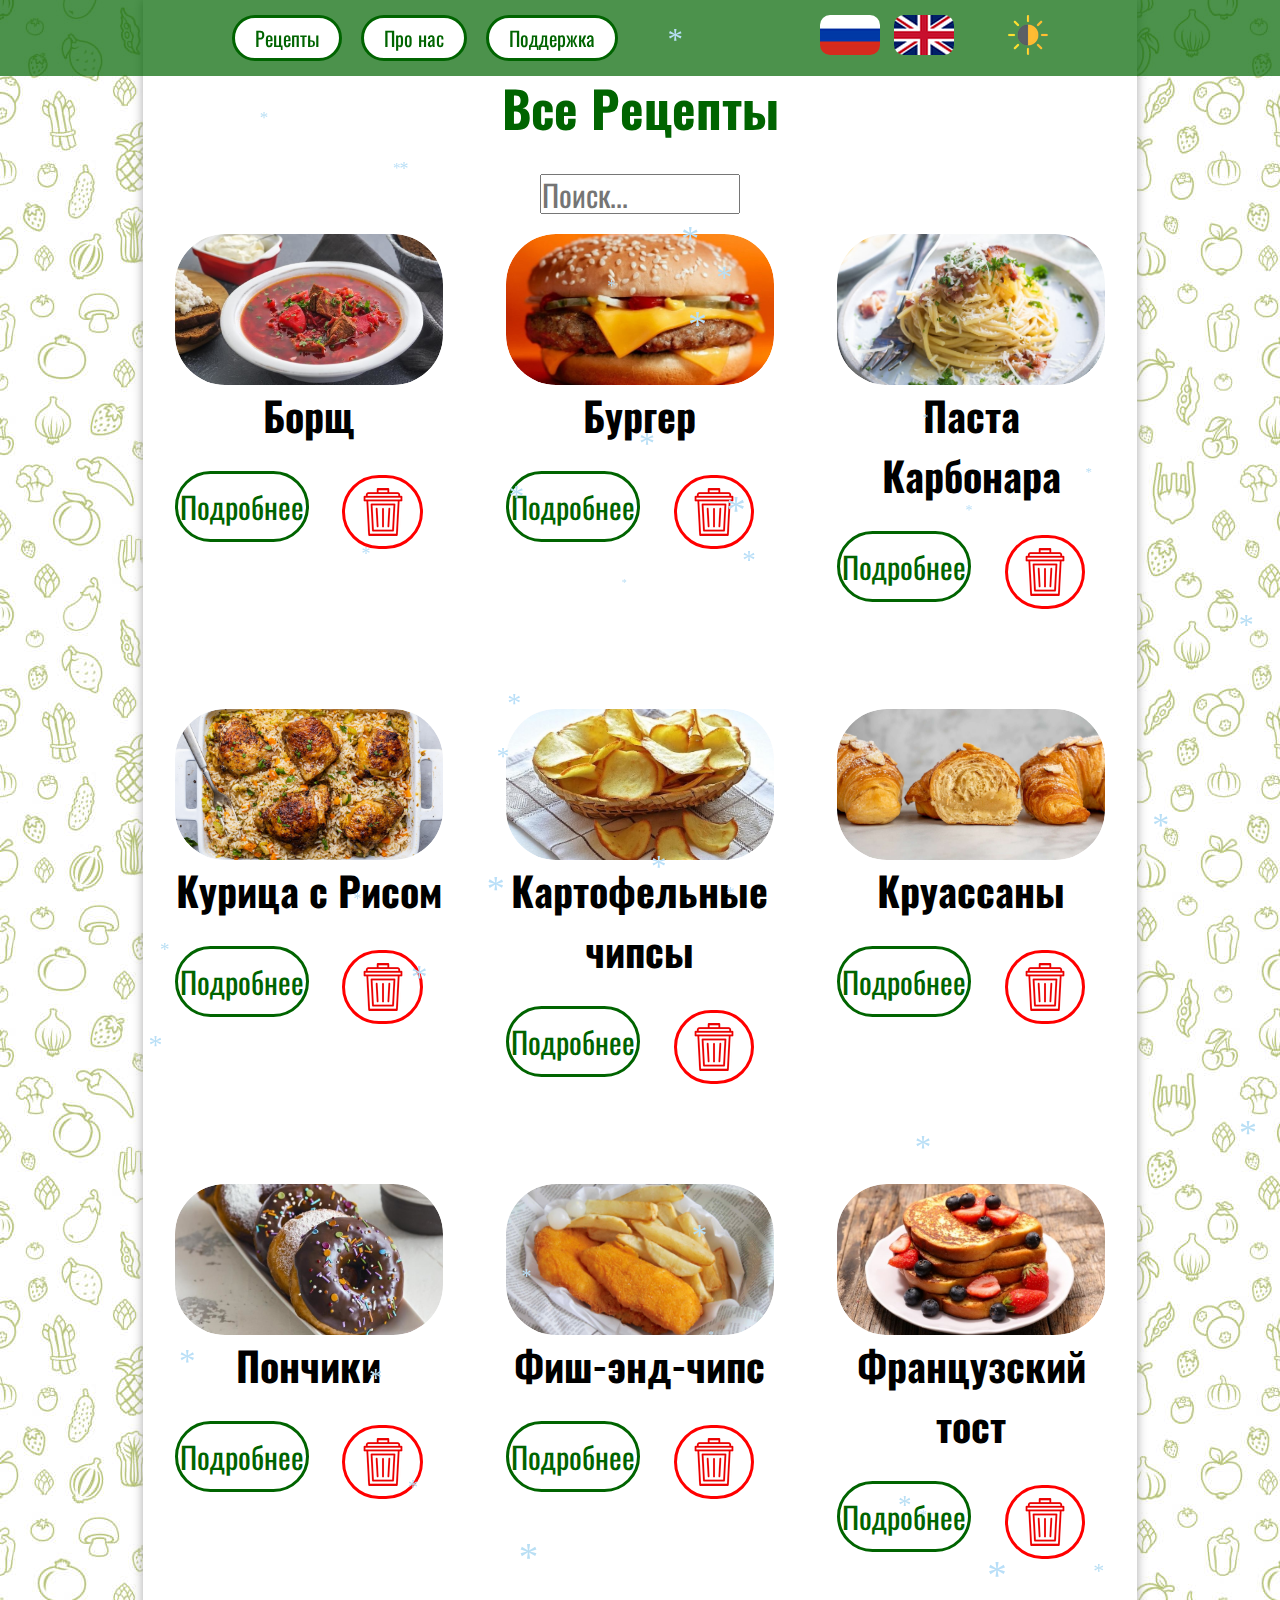
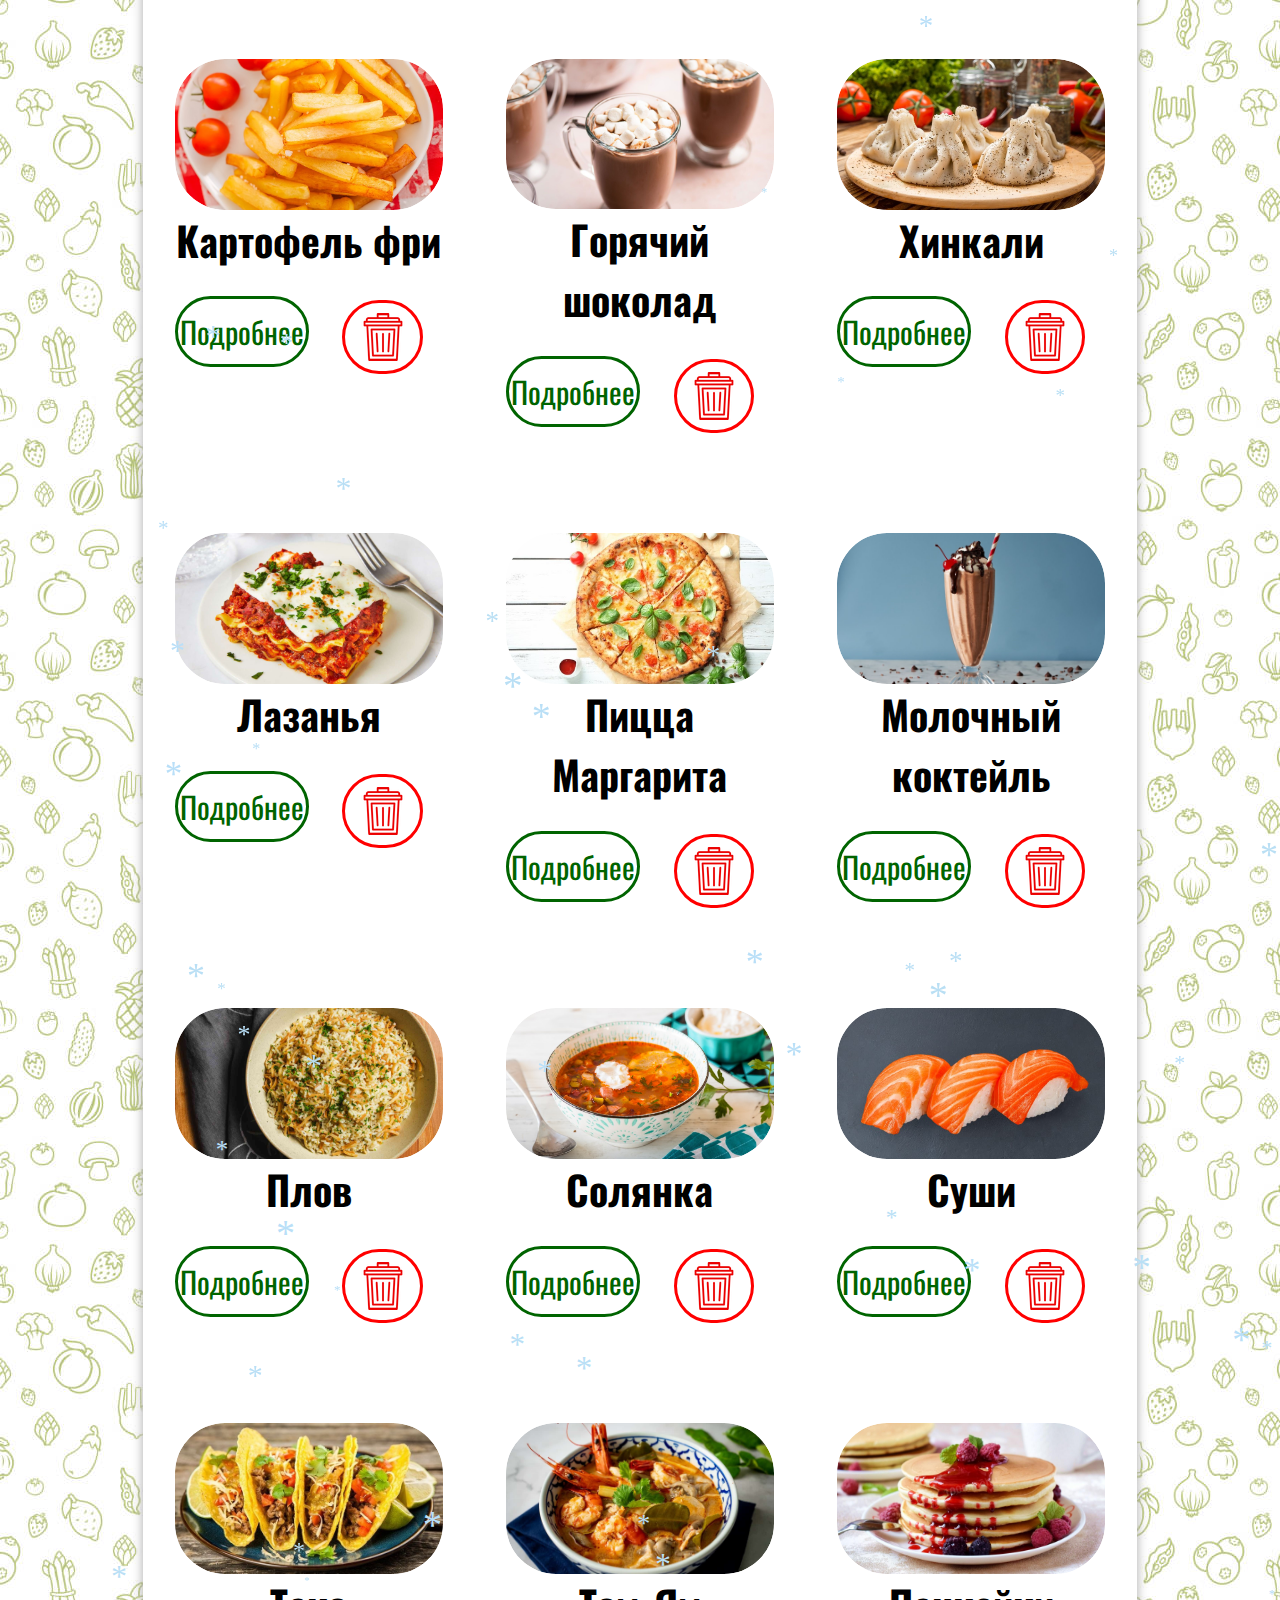
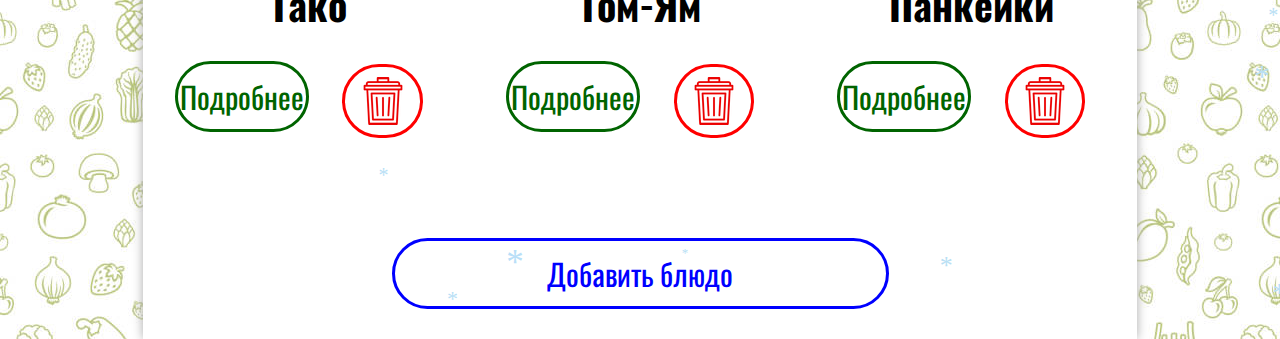
<file: index.html>
<!DOCTYPE html>
<html lang="en">
<head>
    <meta charset="UTF-8">
    <meta http-equiv="X-UA-Compatible" content="IE=edge">
    <meta name="viewport" content="width=device-width, initial-scale=1.0">
    <link rel="stylesheet" href="css/style.css">
    <title>BookOfRecipes</title>
</head>
<body >
    <div class="panel">
        <div class="container">
            <div class="flex">
                <div class="buttons">
                    <a href="index.html">Рецепты</a>
                    <a href="aboutUs.html">Про нас</a>
                    <a href="support.html">Поддержка</a>
                </div>
                <div class="languages">
                    <a href="index.html"><img src="img/russia.png" alt=""></a>
                    <a href="english/index-eng.html"><img src="img/UK.png" alt=""></a>
                    <img src="img/brightness.png" class="themeChange" onclick="changeTheme()">
                </div>
            </div>
        </div>
    </div>
    <div class="wrap">
        <div class="container">
            <div class="white-bg">
                <h1>Все Рецепты</h1>
                <div class="input"><input type="text" id="inputSearch" placeholder="Поиск..." title="НАПИШИТЕ НАЗВАНИЕ БЛЮДА"></div>
                <div class="flex recipes" id="recipesList">  
                 </div>
 
                 <a href="addRecipe.html" class="addRecipe">Добавить блюдо</a>


            </div>
        </div>
    </div>


<script src="data.js"></script>
<script src="script.js"></script>
<script>recipesList();</script>
    
</body>
</html>
</file>
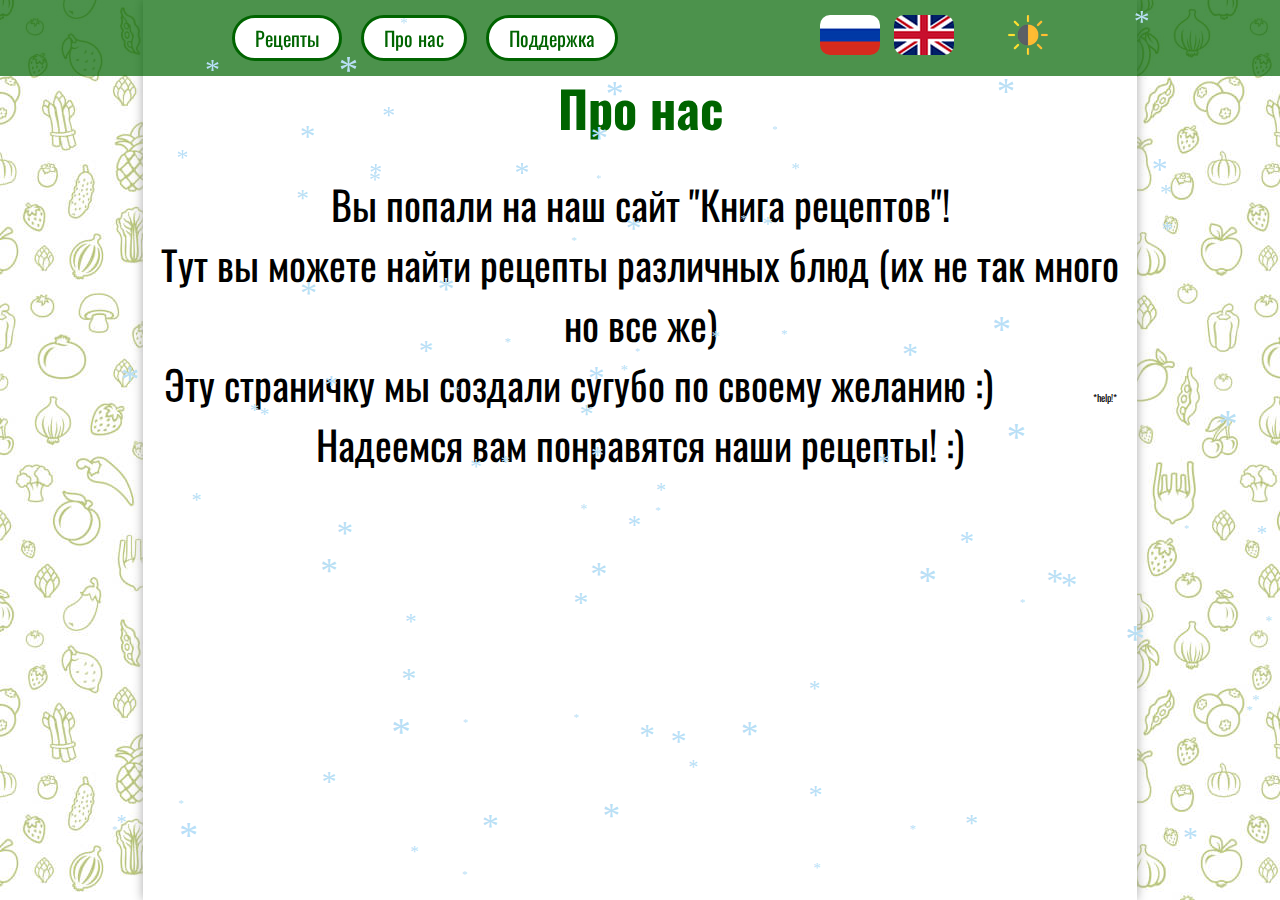
<file: aboutUs.html>
<!DOCTYPE html>
<html lang="en">
<head>
    <meta charset="UTF-8">
    <meta http-equiv="X-UA-Compatible" content="IE=edge">
    <meta name="viewport" content="width=device-width, initial-scale=1.0">
    <link rel="stylesheet" href="css/style.css">
    <title>BookOfRecipes</title>
</head>
<body>
    <div class="panel">
        <div class="container">
            <div class="flex">
                <div class="buttons">
                    <a href="index.html">Рецепты</a>
                    <a href="aboutUs.html">Про нас</a>
                    <a href="support.html">Поддержка</a>
                </div>
                <div class="languages">
                    <a href=""><img src="img/russia.png" alt=""></a>
                    <a href="english/aboutUs-eng.html"><img src="img/UK.png" alt=""></a>
                    <img src="img/brightness.png" class="themeChange" onclick="changeTheme()">
                </div>
            </div>
        </div>
    </div>
    <div class="wrap">
        <div class="container">
            <div class="white-bg">
                <h1>Про нас</h1>
                <p>Вы попали на наш сайт "Книга рецептов"!</p>
                <p>Тут вы можете найти рецепты различных блюд (их не так много но все же)</p>
                <p>Эту страничку мы создали сугубо по своему желанию :)<span>*help!*</span></p>
                <p>Надеемся вам понравятся наши рецепты! :)</p>
            </div>
        </div>
    </div>


<script src="script.js"></script>


    
</body>
</html>
</file>
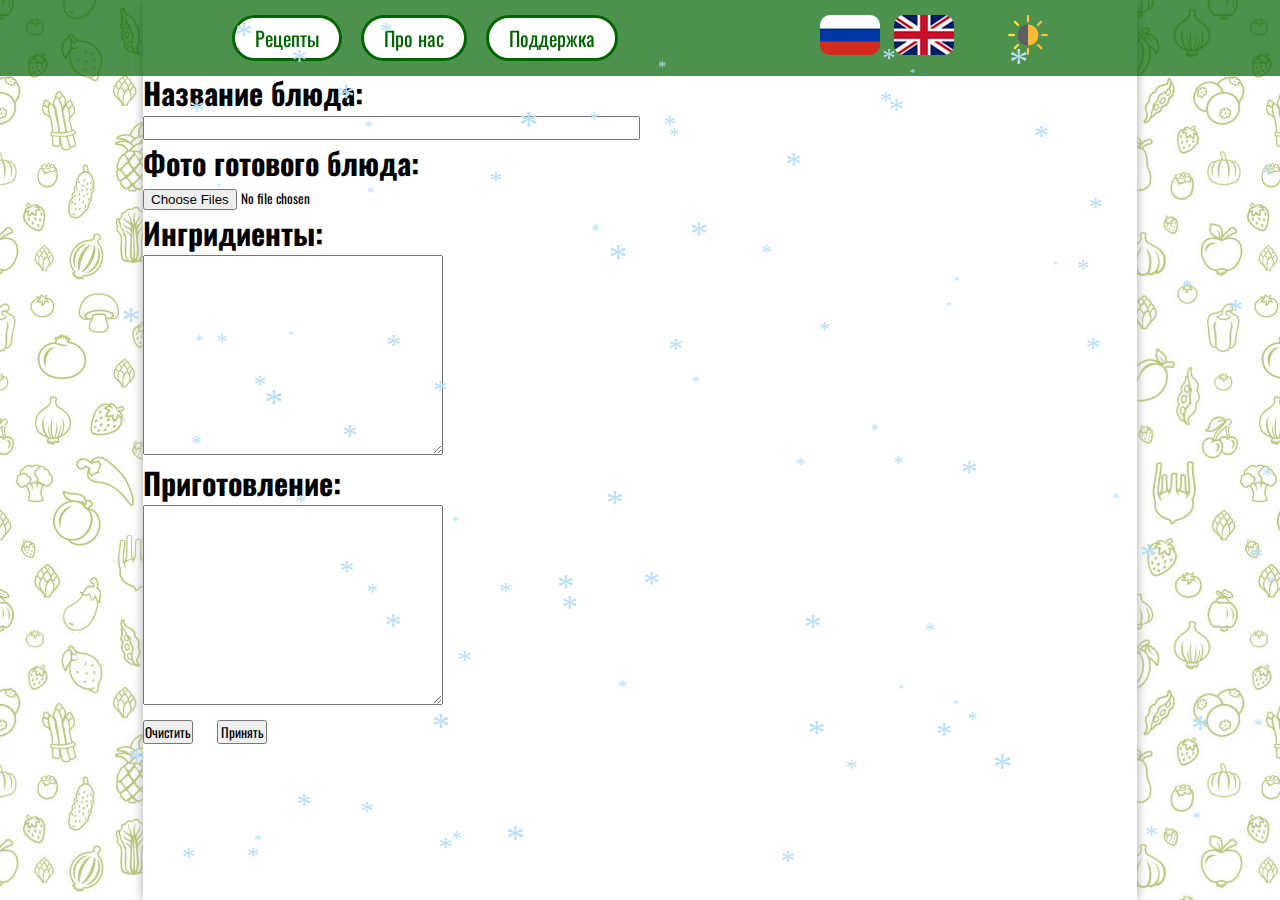
<file: addRecipe.html>
<!DOCTYPE html>
<html lang="en">
<head>
    <meta charset="UTF-8">
    <meta http-equiv="X-UA-Compatible" content="IE=edge">
    <meta name="viewport" content="width=device-width, initial-scale=1.0">
    <link rel="stylesheet" href="css/style.css">
    <title>BookOfRecipes</title>
</head>
<body>
    <div class="panel">
        <div class="container">
            <div class="flex">
                <div class="buttons">
                    <a href="index.html">Рецепты</a>
                    <a href="aboutUs.html">Про нас</a>
                    <a href="support.html">Поддержка</a>
                </div>
                <div class="languages">
                    <a href="recipe.html"><img src="img/russia.png" alt=""></a>
                    <a href="english/recipe-eng.html"><img src="img/UK.png" alt=""></a>
                    <img src="img/brightness.png" class="themeChange" onclick="changeTheme()">
                </div>
            </div>
        </div>
    </div>
    <div class="wrap">
        <div class="container">
            <div class="white-bg" id="recipeContent">
            <div class="add">
                <form action="#" method="get" >
                    <h3 class="name">Название блюда:</h3>
                    <input type="text" >
                    <h3 class="name">Фото готового блюда:</h3>
                    <input type="file" multiple accept="image/*">
                    <h3 class="name">Ингридиенты:</h3>
                    <textarea name="comment"></textarea>
                    <h3 class="name">Приготовление:</h3>
                    <textarea name="comment"></textarea><br>
                    <button type="reset">Очистить</button>
                    <button type="submit"><a href="index.html" class="add">Принять</button></a>
                </form>
            </div>
            </div>
        </div>
    </div>



    <script src="data.js"></script>
    <script src="script.js"></script>
    
</body>
</html>
</file>
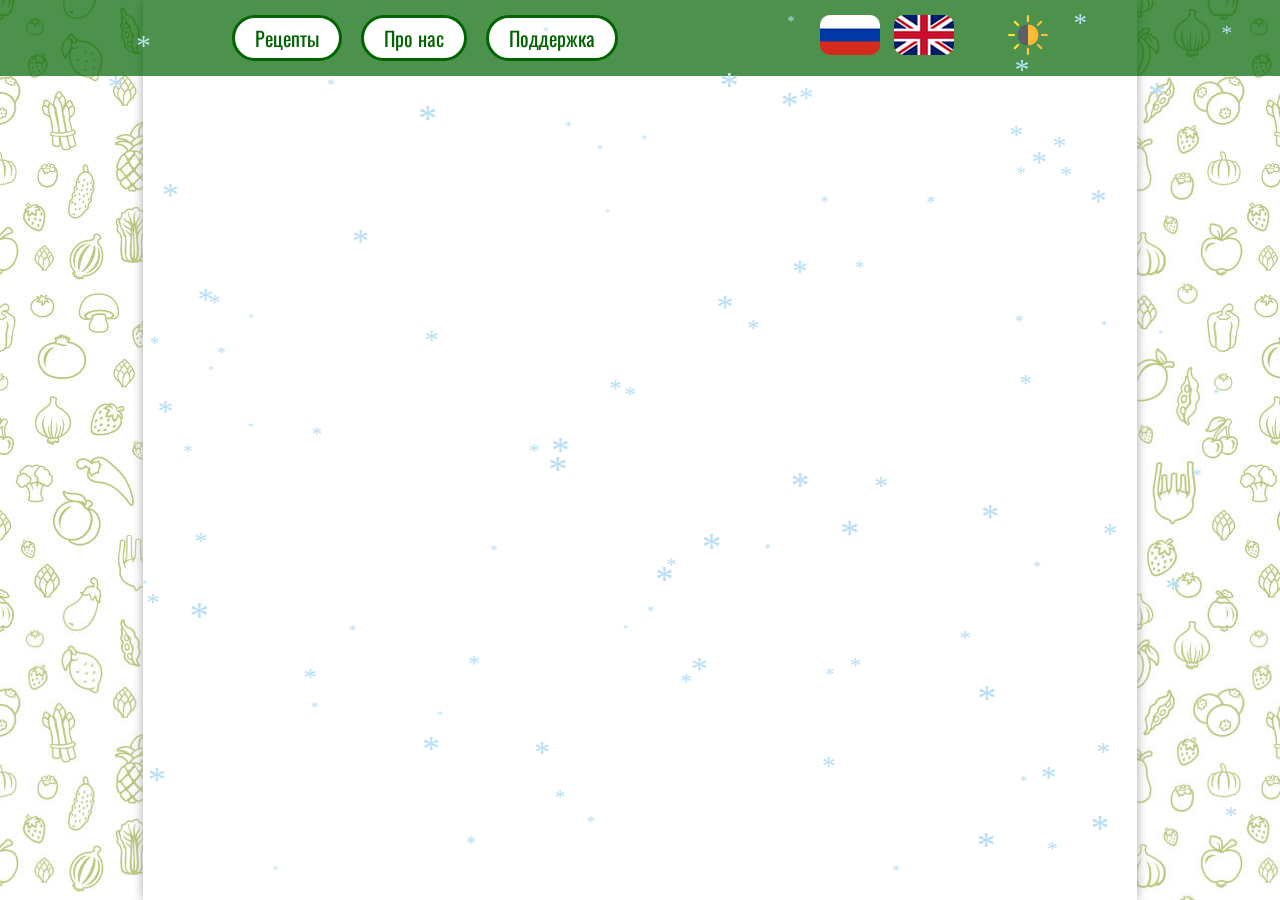
<file: recipe.html>
<!DOCTYPE html>
<html lang="en">
<head>
    <meta charset="UTF-8">
    <meta http-equiv="X-UA-Compatible" content="IE=edge">
    <meta name="viewport" content="width=device-width, initial-scale=1.0">
    <link rel="stylesheet" href="css/style.css">
    <title>BookOfRecipes</title>
</head>
<body>
    <div class="panel">
        <div class="container">
            <div class="flex">
                <div class="buttons">
                    <a href="index.html">Рецепты</a>
                    <a href="aboutUs.html">Про нас</a>
                    <a href="support.html">Поддержка</a>
                </div>
                <div class="languages">
                    <a href="recipe.html" id="ruflag"><img src="img/russia.png" alt=""></a>
                    <a href="english/recipe-eng.html" id="enflag"><img src="img/UK.png" alt=""></a>
                    <img src="img/brightness.png" class="themeChange" onclick="changeTheme()">
                </div>
            </div>
        </div>
    </div>
    <div class="wrap">
        <div class="container">
            <div class="white-bg" id="recipeContent">
                
            </div>
        </div>
    </div>



    <script src="data.js"></script>
    <script src="script.js"></script>
    <script>
        let id = getParam('id');
        recipeInfo(id)
    </script>
</body>
</html>
</file>
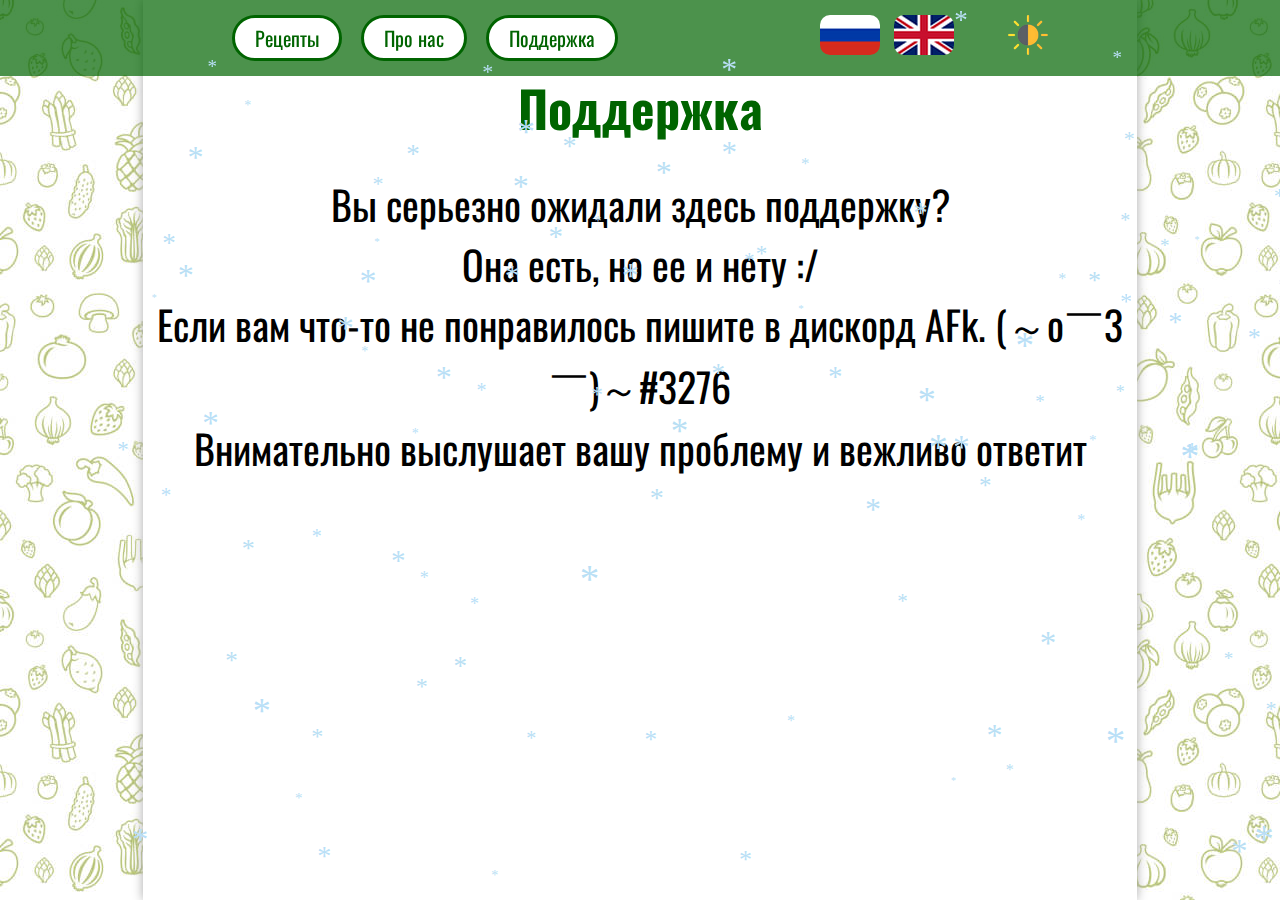
<file: support.html>
<!DOCTYPE html>
<html lang="en">
<head>
    <meta charset="UTF-8">
    <meta http-equiv="X-UA-Compatible" content="IE=edge">
    <meta name="viewport" content="width=device-width, initial-scale=1.0">
    <link rel="stylesheet" href="css/style.css">
    <title>BookOfRecipes</title>
</head>
<body>
    <div class="panel">
        <div class="container">
            <div class="flex">
                <div class="buttons">
                    <a href="index.html">Рецепты</a>
                    <a href="aboutUs.html">Про нас</a>
                    <a href="support.html">Поддержка</a>
                </div>
                <div class="languages">
                    <a href="support.html"><img src="img/russia.png" alt=""></a>
                    <a href="english/support-eng.html"><img src="img/UK.png" alt=""></a>
                    <img src="img/brightness.png" class="themeChange" onclick="changeTheme()">
                </div>
            </div>
        </div>
    </div>
    <div class="wrap">
        <div class="container">
            <div class="white-bg">
                <h1>Поддержка</h1>
                <p>Вы серьезно ожидали здесь поддержку?</p>
                <p>Она есть, но ее и нету :/</p>
                <p>Если вам что-то не понравилось пишите в дискорд AFk.   (～o￣3￣)～#3276</p>
                <p>Внимательно выслушает вашу проблему и вежливо ответит</p>
            </div>
        </div>
    </div>




    <script src="script.js"></script>
    
</body>
</html>
</file>
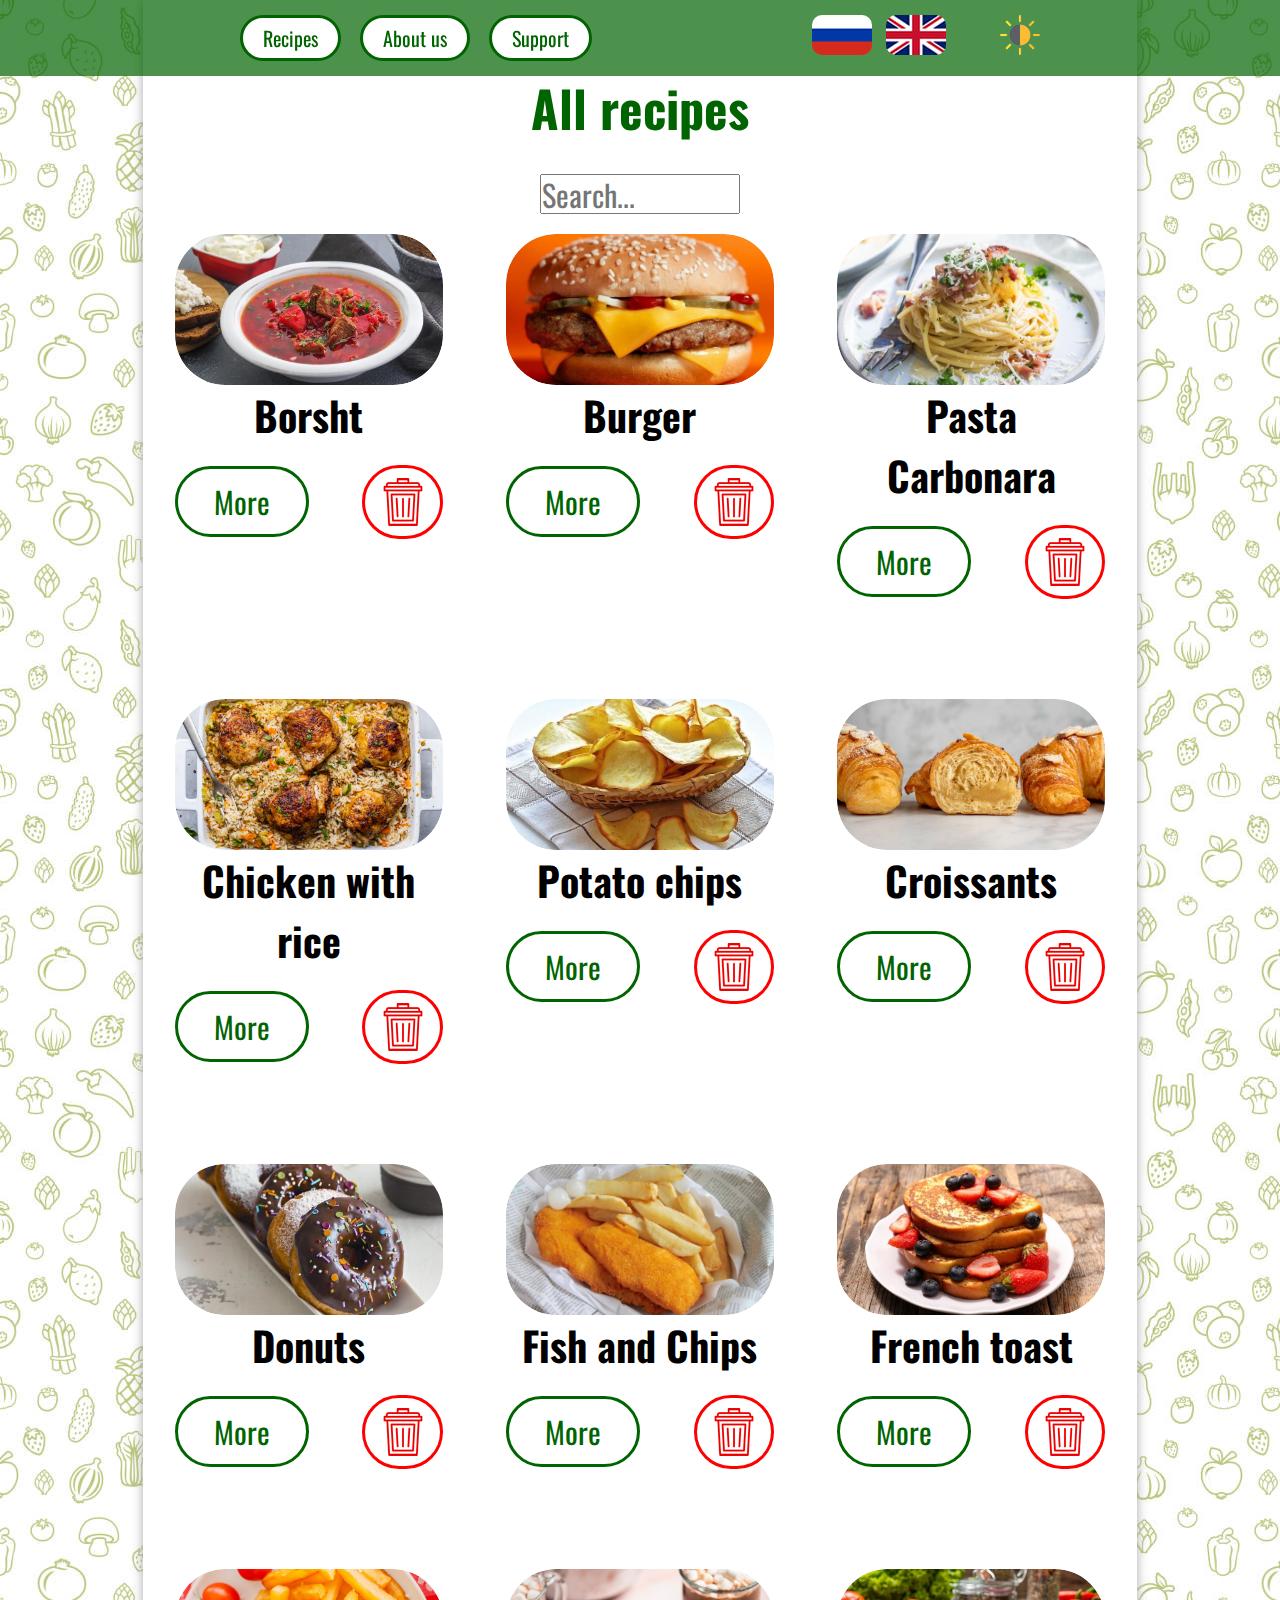
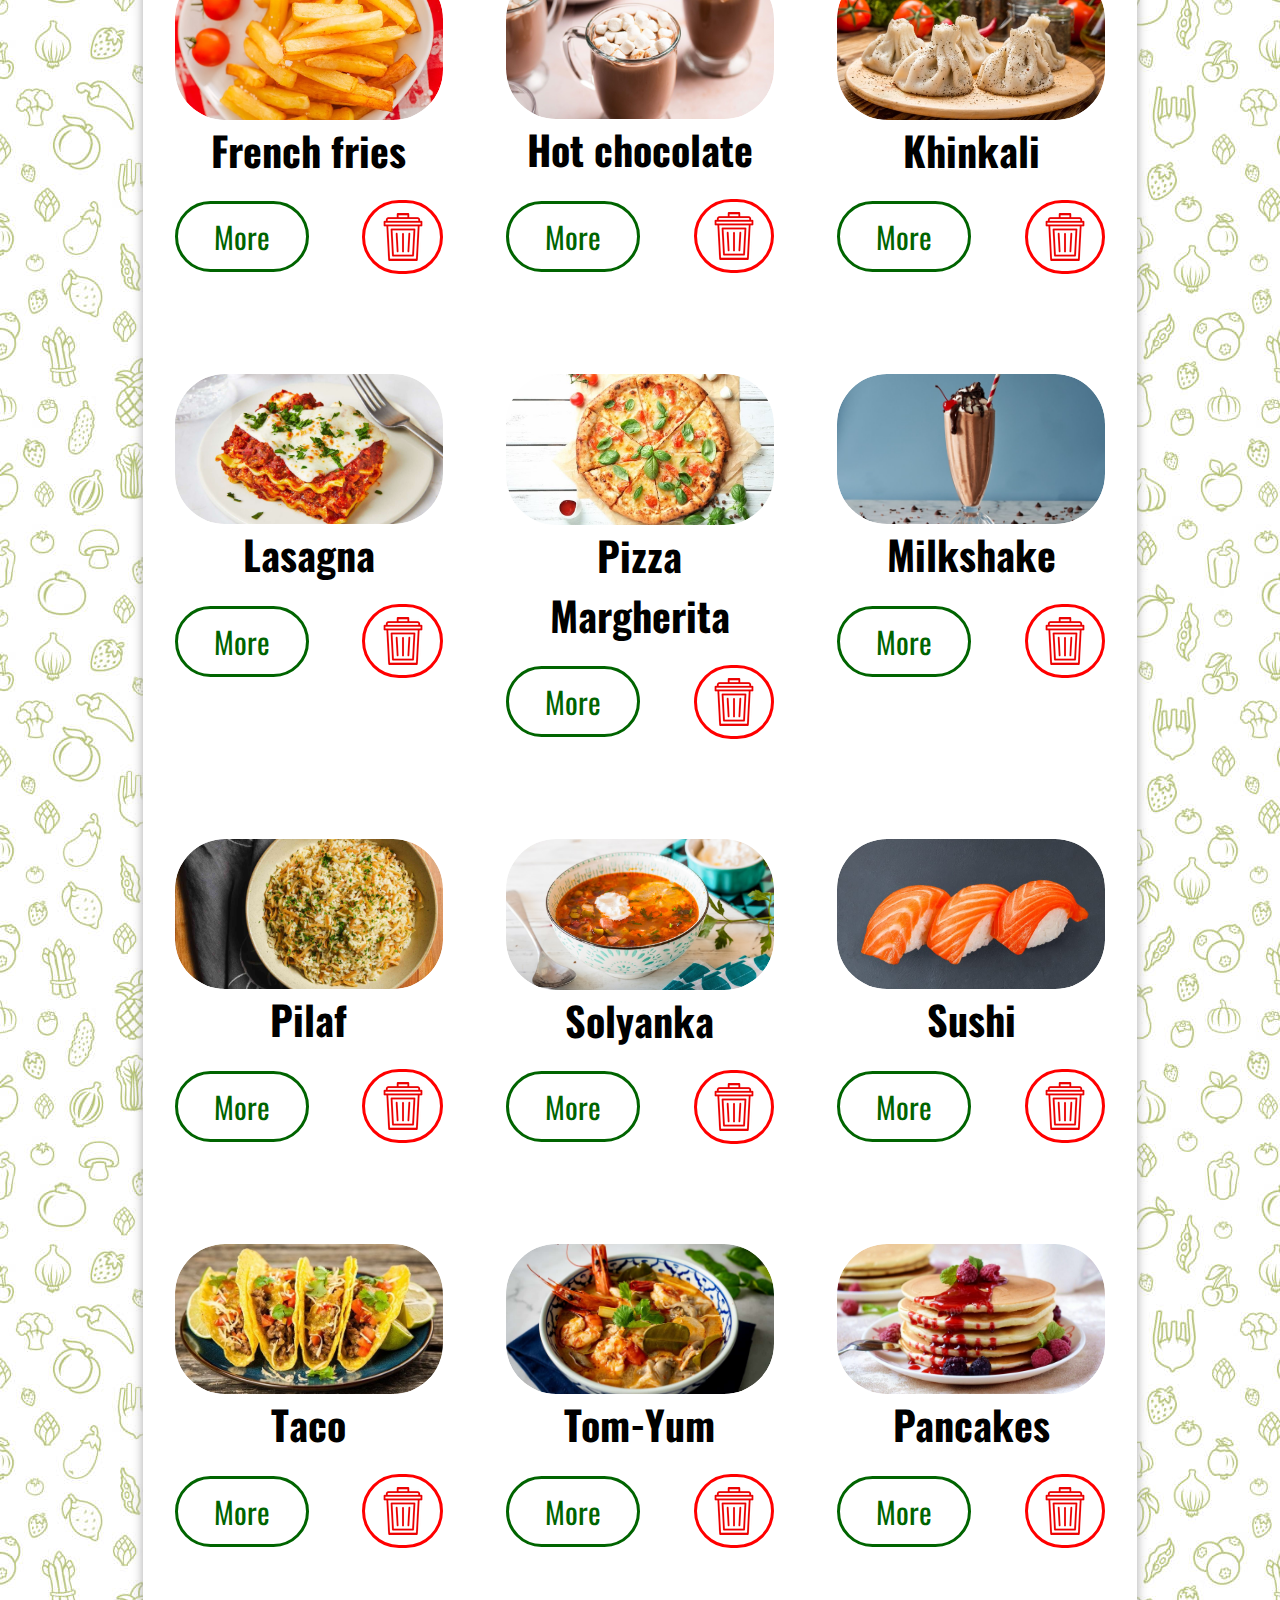
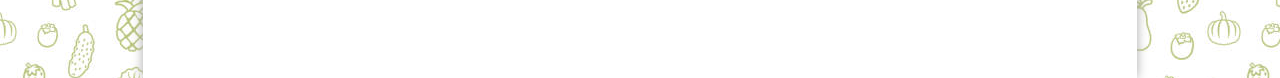
<file: english/index-eng.html>
<!DOCTYPE html>
<html lang="en">
<head>
    <meta charset="UTF-8">
    <meta http-equiv="X-UA-Compatible" content="IE=edge">
    <meta name="viewport" content="width=device-width, initial-scale=1.0">
    <link rel="stylesheet" href="../css/style.css">
    <title>BookOfRecipes</title>
</head>
<body >
    <div class="panel">
        <div class="container">
            <div class="flex">
                <div class="buttons">
                    <a href="index-eng.html">Recipes</a>
                    <a href="aboutUs-eng.html">About us</a>
                    <a href="support-eng.html">Support</a>
                </div>
                <div class="languages">
                    <a href="../index.html"><img src="../img/russia.png" alt=""></a>
                    <a href="index-eng.html"><img src="../img/UK.png" alt=""></a>
                    <img src="../img/brightness.png" class="themeChange" onclick="changeTheme()">
                </div>
            </div>
        </div>
    </div>
    <div class="wrap">
        <div class="container">
            <div class="white-bg">
                <h1>All recipes</h1>
                <div class="input"><input type="text" id="inputSearch" placeholder="Search..." title="TYPING FOOD NAME..."></div>
               
            

                 <div class="flex recipes" id="recipesList">
                    
                 </div>
            </div>
        </div>
    </div>


<script src="data-eng.js"></script>
<script src="script-eng.js"></script>
<script>recipesList();</script>
    
</body>
</html>
</file>
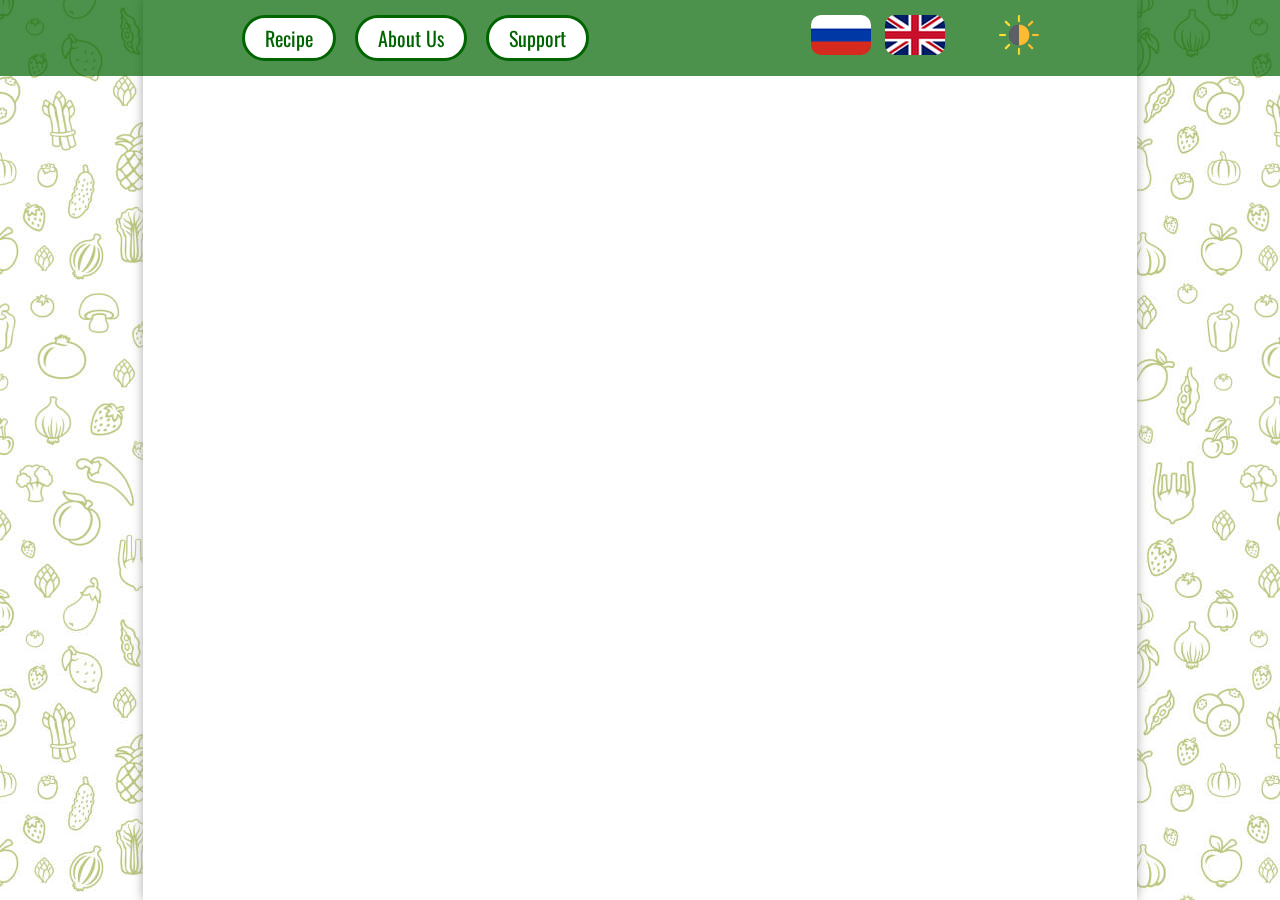
<file: english/recipe-eng.html>
<!DOCTYPE html>
<html lang="en">
<head>
    <meta charset="UTF-8">
    <meta http-equiv="X-UA-Compatible" content="IE=edge">
    <meta name="viewport" content="width=device-width, initial-scale=1.0">
    <link rel="stylesheet" href="../css/style.css">
    <title>BookOfRecipes</title>
</head>
<body>
    <div class="panel">
        <div class="container">
            <div class="flex">
                <div class="buttons">
                    <a href="index-eng.html">Recipe</a>
                    <a href="aboutUs-eng.html">About Us</a>
                    <a href="support-eng.html">Support</a>
                </div>
                <div class="languages">
                    <a href="../recipe.html" id="ruflag"><img src="../img/russia.png" alt=""></a>
                    <a href="recipe-eng.html" id="enflag" ><img src="../img/UK.png" alt=""></a>
                    <img src="../img/brightness.png" class="themeChange" onclick="changeTheme()">
                </div>
            </div>
        </div>
    </div>
    <div class="wrap">
        <div class="container">
            <div class="white-bg" id="recipeContent">
                
            </div>
        </div>
    </div>



    <script src="data-eng.js"></script>
    <script src="script-eng.js"></script>
    <script>
        let id = getParam('id');
        recipeInfo(id)
    </script>
</body>
</html>
</file>
<file: css/style.css>
@font-face {
    font-family: Oswl;
    src: url(../fonts/Oswald-VariableFont_wght.ttf);
}
* {
	margin: 0;
	padding: 0;
	box-sizing: border-box;
	font-family: Oswl;
	transition: 0.3s;
}
::-webkit-scrollbar {
	width: 0;
}
body {
	background: url(../img/backbg.jpg);
}
.panel {
	background: rgba(0, 100, 0, 0.7);
	padding: 15px 0;
	position: fixed;
	top: 0;
	width: 100%;
}
.container {
	width: 1600px;
	margin: 0 auto;
}
.flex {
	display: flex;
	justify-content: space-around;
}
.languages img {
	border-radius: 10px;
	display: inline-block;
}
.languages a {
	margin-left: 10px;
}
.themeChange {
	margin-left: 50px;
	cursor: pointer;
}
.buttons a {
	margin-right: 15px;
	padding: 5px 20px;
	display: inline-block;
	font-size: 20px;
	text-decoration: none;
	color: darkgreen;
	border: solid darkgreen 3px;
	border-radius: 40px;
	background: white;
}
h1 {
	color: darkgreen;
	font-size: 50px;
	text-align: center;
	margin-bottom: 30px;
}
.white-bg {
	background: white;
	padding: 30px 0;
	padding-top: 70px;
	min-height: 100vh;
	box-shadow: 0px 0px 10px darkgray;
}
.dark .white-bg {
	box-shadow: 0px 0px 10px black;
}
.dark {
	background: url(../img/darkbackbg.jpg);
}
.dark .white-bg {
	background: rgb(33, 68, 0);
}
.dark h1 {
	color: white;
}
.dark .moreInfo {
	background: none;
	border: solid lime 3px;
	color: lime;
}
.dark .delete {
	background: none;
}
.dark h2 {
	color: white;
}
.dark .moreInfo:hover {
	box-shadow: 0px 0px 10px 3px lime;
}
.dark p {
	color: white;
}
.dark li {
	color: white;
}
.dark h3 {
	color: white;
}
.dark .buttons a{
	background: black;
	border: solid lime 3px;
	color: lime;
}
.dark .buttons a:hover{
	background: lime;
	border: solid black 3px;
	color: black;
}
.recipe-item {
	width: 30%;
	padding: 0 15px;
	margin-bottom: 100px;
}
.recipes {
	flex-wrap: wrap;
}
.info img {
	max-width: 100%;
	display: block;
	border-radius: 50px;
}
.info-buttons {
	display: flex;
	justify-content: space-between;
	align-items: center;
}
.moreInfo {
	width: 50%;
	padding: 10px 0;
	border: solid darkgreen 3px;
	border-radius: 50px;
	display: flex;
	justify-content: center;
	align-items: center;
	text-decoration: none;
	color: darkgreen;
	font-size: 30px;
	background: white;
}
h2 {
	font-size: 40px;
	text-align: center;
	margin-bottom: 20px;
}
.delete { 
	border-radius: 50px;
	border: solid red 3px;
	width: 30%;
	padding: 10px 0;
	display: inline-block;
	background: white;
	cursor: pointer;

}
.delete img {
	border-radius: 0;
	margin: 0 auto;
}
p {
	text-align: center;
	font-size: 40px;
}
span {
	font-size: 10px;
	margin-left: 100px;
}
.ingredients {
	width: 45%;
	margin-right: 30px;

}
ul {
	margin-bottom: 20px;
}
li {
	font-size: 20px;
	margin-left: 40px;
}
.recipeImg {
	width: 50%;
	padding: 0 30px;
	padding-top: 50px;
}
.recipeImg img {
	max-width: 100%;
	border-radius: 70px;
}
h3 {
	color: darkgreen;
	font-size: 40px;
	text-align: center;
	margin: 30px 0;
}
.ingredients h3 {
	margin: 0;
	color: darkgreen;
}

.dark .ingredients h3 {
	color: white;
}
.cooking p {
	font-size: 25px;
	text-align: center;
	margin: 5px 30px;
}
.cooking {
	width: 100%;
	display: flex;
	justify-content: center;
	align-items: center;
	flex-direction: column;
}
.flex.recipe {
	flex-wrap: wrap;
}
.flex.cats {
	flex-wrap: wrap;
	margin-bottom: 30px;
	justify-content: start;
	list-style: none;
}

@media screen and (max-width: 1600px) {
	.container { width: 80%;
				padding: 0 15px;}
}
.recipeImage:hover img {
	transform: scale(1.3);
}
@media screen and (max-width: 1200px) {
	h2 {
		font-size: 25px;
	}
	.moreInfo {
		font-size: 20px;
	}

	.info img {
		border-radius: 30px;
	}
	.delete img {
		width: 30px;
		height: 30px;
		border-radius: 0px;
	}
	li {
		font-size: 15px;
	}
}
@media screen and (max-width: 900px) {
	.recipe-item {
		width: 50%;
	}
	.moreInfo {
		font-size: 35px;
	}
	.delete img {
		width: 48px;
		height: 48px;
		border-radius: 0px;
	}
	li {
		font-size: 13px;
	}
	h3 {
		font-size: 25px;
	}
	.cooking p {
		font-size: 15px;
	}
	
}
@media screen and (max-width: 850px) {
	h1 {
		font-size: 30px;
	}
	h2 {
		font-size: 20px;
	}
	.moreInfo {
		font-size: 20px;
	}
	.delete img {
		width: 30px;
		height: 30px;
	}
}
@media screen and (max-width: 768px) {
	.buttons a {
		font-size: 15px;
		margin-right: 5px;
	}
	.languages img {
		width: 48px;
		height: 32px;
	}
	p {
		font-size: 30px;
	}
}
@media screen and (max-width: 640px) {
	.recipe-item {
		width: 100%;
	}

	.buttons a {
		font-size: 10px;
		margin-right: 5px;
		padding: 3px 10px;
		border: solid darkgreen 2px;
	}
	.languages img {
		width: 24px;
		height: 16px;
		border-radius: 5px;
	}

	.ingredients {
		width: 100%;
		margin: 0;

	}
	.recipeImg {
		width: 100%;
	}
	p {
		font-size: 20px;
	}
}
.moreInfo:hover {
	box-shadow: 0px 0px 10px 3px darkgreen;
}
.delete:hover {
	box-shadow: 0px 0px 10px 3px red;
}
.buttons a:hover {
	background: darkgreen;
	color: white;
	border: solid white 3px;
}
.recipeImage {
	overflow: hidden;
	border-radius: 50px;
}
.recipeImage img {
	transition: 0.5s;
}
.recipeImage:hover img {
	transform: scale(1.1);
}
.input{
	width: 100%;
	height: 60px;
	display: flex;
	justify-content: center;
}
#inputSearch{
	width: 200px;
	height: 40px;
	font-size: 30px;

}
.addRecipe:hover {
	box-shadow: 0px 0px 10px 3px blue;
}
input{
	width: 50%;
}
button{
	width: 50px;
	margin-right: 20px;
	margin-top: 10px;
	cursor: pointer;
}
textarea{
	width: 300px;
	height: 200px;
}
.addRecipe{
	width: 50%;
	padding: 10px 0;
	margin: auto;
	border: solid blue 3px;
	border-radius: 50px;
	display: flex;
	justify-content: center;
	align-items: center;
	text-decoration: none;
	color: blue;
	font-size: 30px;
	background: white;
	cursor: pointer;
}
.name {
	color: black;
	text-align: left;
	margin: 0;
	font-size: 30px;
}
.add{
	text-decoration: none;
	color: black;
}
.delete:hover{
	transform: rotate(360deg);
}
.themeChange:hover{
	transform: rotate(360deg);
}
</file>
